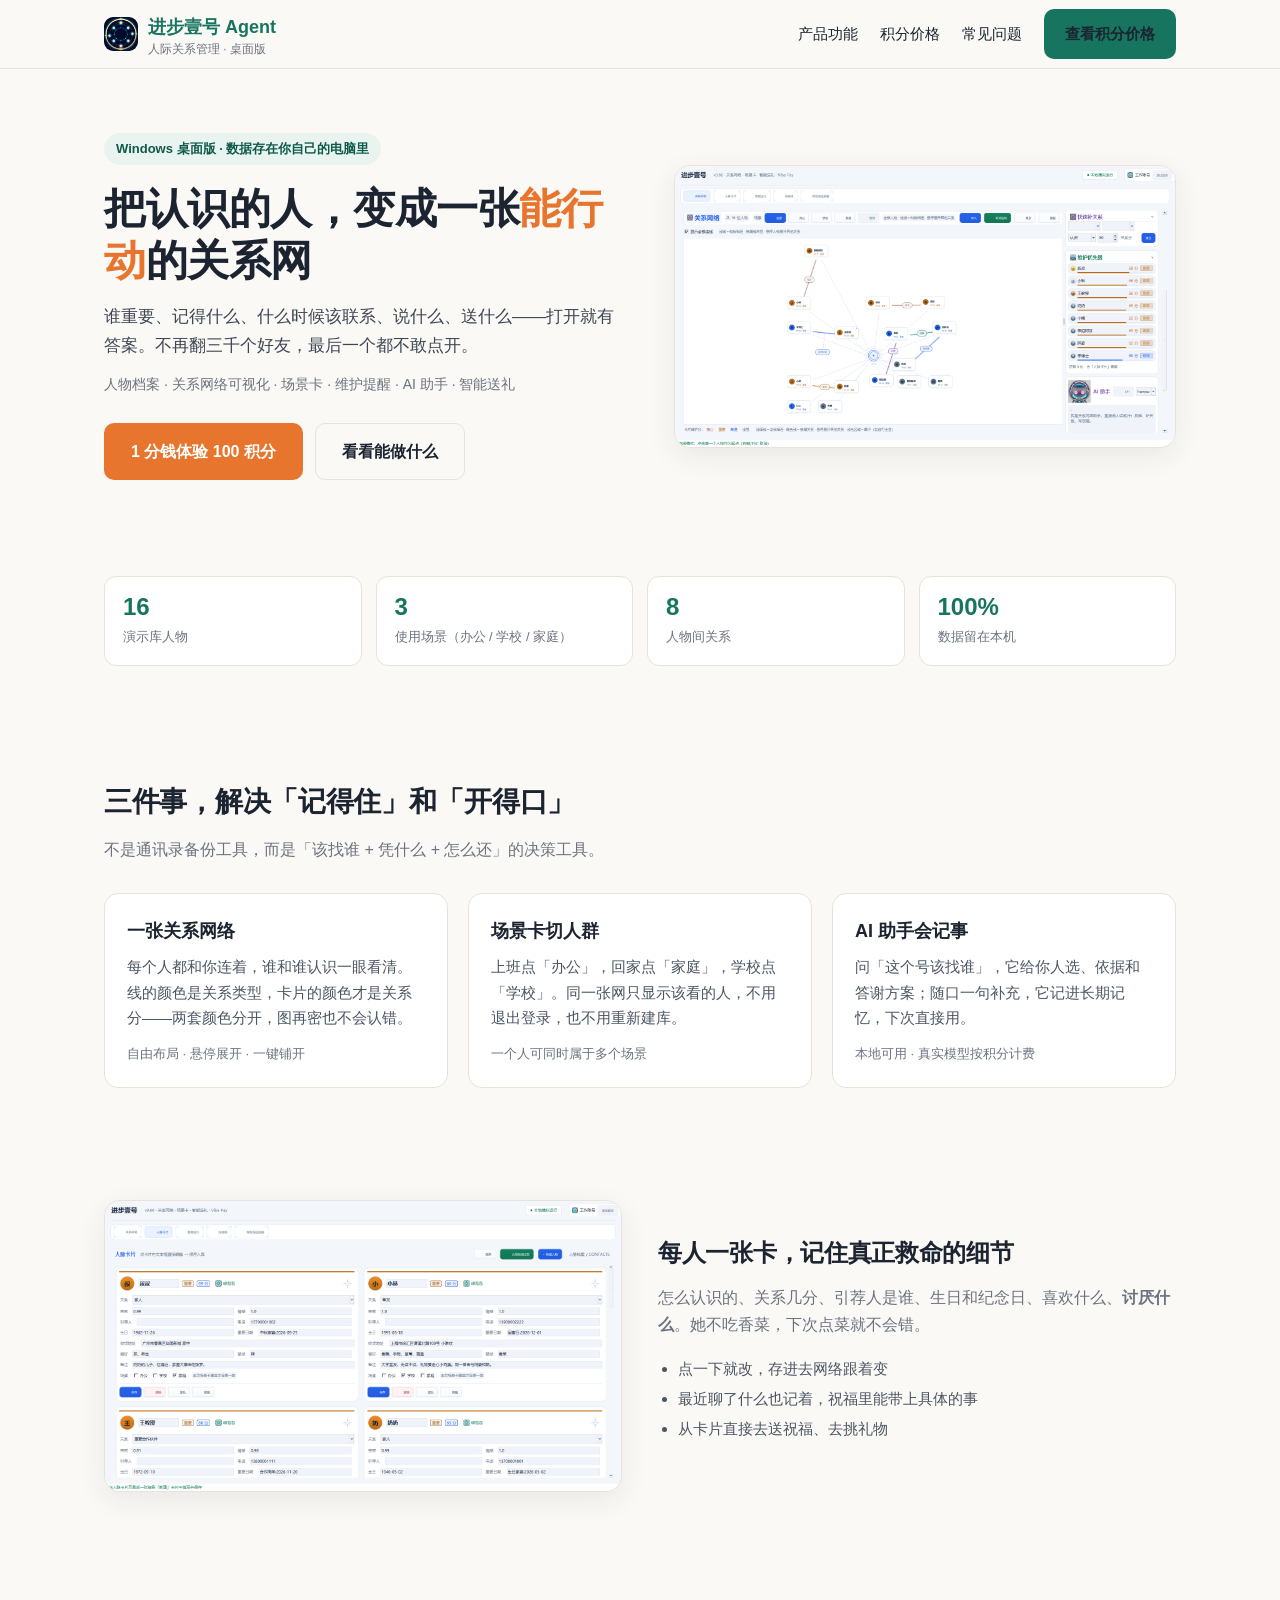
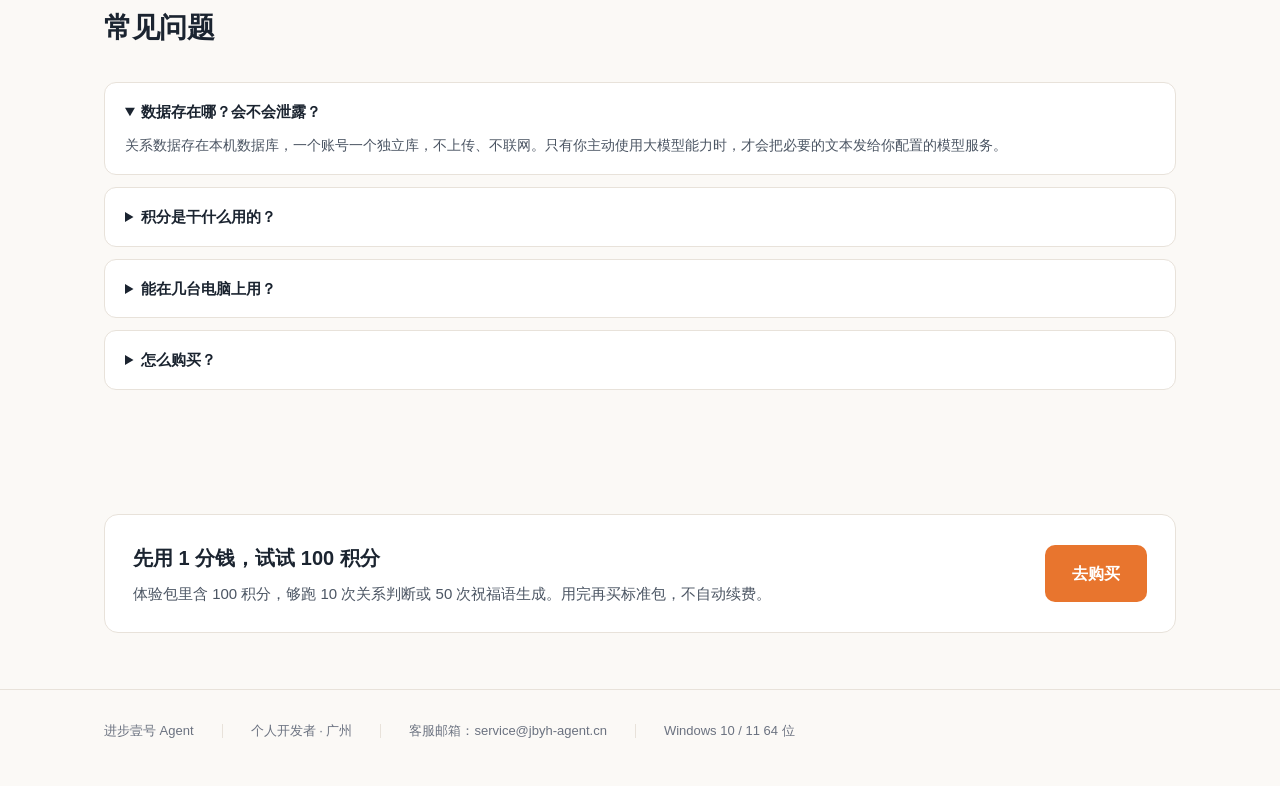
<file: web/index.html>
<!DOCTYPE html>
<html lang="zh-CN">
<head>
<meta charset="utf-8">
<meta name="viewport" content="width=device-width, initial-scale=1">
<title>进步壹号 Agent · 把认识的人，变成一张能行动的关系网</title>
<meta name="description" content="进步壹号 Agent 是一款 Windows 桌面端的人际关系管理工具：人物档案、关系网络可视化、场景卡、维护提醒与 AI 助手，数据全部存在本机。">
<link rel="icon" href="assets/app-icon.png">
<link rel="stylesheet" href="style.css">
</head>
<body>

<header class="site-header">
  <div class="wrap">
    <a class="brand" href="index.html">
      <img src="assets/app-icon.png" alt="进步壹号 Agent">
      <span>进步壹号 Agent<small>人际关系管理 · 桌面版</small></span>
    </a>
    <nav class="nav">
      <a href="#features">产品功能</a>
      <a href="pricing.html">积分价格</a>
      <a href="#faq">常见问题</a>
      <a class="btn btn-primary" href="pricing.html">查看积分价格</a>
    </nav>
  </div>
</header>

<main>
  <section class="hero">
    <div class="wrap">
      <div>
        <span class="eyebrow">Windows 桌面版 · 数据存在你自己的电脑里</span>
        <h1>把认识的人，变成一张<em>能行动</em>的关系网</h1>
        <p class="lead">谁重要、记得什么、什么时候该联系、说什么、送什么——打开就有答案。不再翻三千个好友，最后一个都不敢点开。</p>
        <p class="sub">人物档案 · 关系网络可视化 · 场景卡 · 维护提醒 · AI 助手 · 智能送礼</p>
        <div class="hero-actions">
          <a class="btn btn-accent btn-lg" href="pricing.html">1 分钱体验 100 积分</a>
          <a class="btn btn-ghost btn-lg" href="#features">看看能做什么</a>
        </div>
      </div>
      <div class="shot">
        <img src="assets/hero-network.png" alt="进步壹号 Agent 关系网络界面">
      </div>
    </div>
  </section>

  <section>
    <div class="wrap">
      <div class="stats">
        <div class="stat"><b>16</b><span>演示库人物</span></div>
        <div class="stat"><b>3</b><span>使用场景（办公 / 学校 / 家庭）</span></div>
        <div class="stat"><b>8</b><span>人物间关系</span></div>
        <div class="stat"><b>100%</b><span>数据留在本机</span></div>
      </div>
    </div>
  </section>

  <section id="features">
    <div class="wrap">
      <div class="section-head">
        <h2>三件事，解决「记得住」和「开得口」</h2>
        <p>不是通讯录备份工具，而是「该找谁 + 凭什么 + 怎么还」的决策工具。</p>
      </div>
      <div class="grid-3">
        <div class="card">
          <h3>一张关系网络</h3>
          <p>每个人都和你连着，谁和谁认识一眼看清。线的颜色是关系类型，卡片的颜色才是关系分——两套颜色分开，图再密也不会认错。</p>
          <span class="k">自由布局 · 悬停展开 · 一键铺开</span>
        </div>
        <div class="card">
          <h3>场景卡切人群</h3>
          <p>上班点「办公」，回家点「家庭」，学校点「学校」。同一张网只显示该看的人，不用退出登录，也不用重新建库。</p>
          <span class="k">一个人可同时属于多个场景</span>
        </div>
        <div class="card">
          <h3>AI 助手会记事</h3>
          <p>问「这个号该找谁」，它给你人选、依据和答谢方案；随口一句补充，它记进长期记忆，下次直接用。</p>
          <span class="k">本地可用 · 真实模型按积分计费</span>
        </div>
      </div>
    </div>
  </section>

  <section>
    <div class="wrap">
      <div class="grid-2" style="align-items:center; gap:36px;">
        <div class="shot"><img src="assets/cards.png" alt="人物卡片界面"></div>
        <div>
          <div class="section-head" style="margin-bottom:16px;">
            <h2 style="font-size:24px;">每人一张卡，记住真正救命的细节</h2>
            <p>怎么认识的、关系几分、引荐人是谁、生日和纪念日、喜欢什么、<strong>讨厌什么</strong>。她不吃香菜，下次点菜就不会错。</p>
          </div>
          <ul style="padding-left:20px; color:#4b5563; font-size:15px; line-height:2;">
            <li>点一下就改，存进去网络跟着变</li>
            <li>最近聊了什么也记着，祝福里能带上具体的事</li>
            <li>从卡片直接去送祝福、去挑礼物</li>
          </ul>
        </div>
      </div>
    </div>
  </section>

  <section id="faq">
    <div class="wrap">
      <div class="section-head">
        <h2>常见问题</h2>
      </div>
      <div class="faq">
        <details open>
          <summary>数据存在哪？会不会泄露？</summary>
          <p>关系数据存在本机数据库，一个账号一个独立库，不上传、不联网。只有你主动使用大模型能力时，才会把必要的文本发给你配置的模型服务。</p>
        </details>
        <details>
          <summary>积分是干什么用的？</summary>
          <p>积分只用于真实大模型 API 调用（关系判断、祝福语生成等）。本地检索、模板和界面功能不扣积分——不烧模型算力的地方，我们不收费。</p>
        </details>
        <details>
          <summary>能在几台电脑上用？</summary>
          <p>桌面版按账号本地建库，换机器时可以用「备份与恢复」把整库带走；密钥与支付配置不进备份。</p>
        </details>
        <details>
          <summary>怎么购买？</summary>
          <p>在<a href="pricing.html">积分价格</a>页选择积分包，使用支付宝付款，到账后积分立即计入当前账号。</p>
        </details>
      </div>
    </div>
  </section>

  <section>
    <div class="wrap">
      <div class="card" style="display:flex; align-items:center; gap:24px; flex-wrap:wrap; padding:26px 28px;">
        <div style="flex:1; min-width:260px;">
          <h3 style="margin:0 0 6px; font-size:20px;">先用 1 分钱，试试 100 积分</h3>
          <p style="margin:0;">体验包里含 100 积分，够跑 10 次关系判断或 50 次祝福语生成。用完再买标准包，不自动续费。</p>
        </div>
        <a class="btn btn-accent btn-lg" href="pricing.html">去购买</a>
      </div>
    </div>
  </section>
</main>

<footer class="site-footer">
  <div class="wrap">
    <span>进步壹号 Agent</span>
    <span class="sep"></span>
    <span>个人开发者 · 广州</span>
    <span class="sep"></span>
    <span>客服邮箱：service@jbyh-agent.cn</span>
    <span class="sep"></span>
    <span>Windows 10 / 11 64 位</span>
  </div>
</footer>

</body>
</html>
</file>
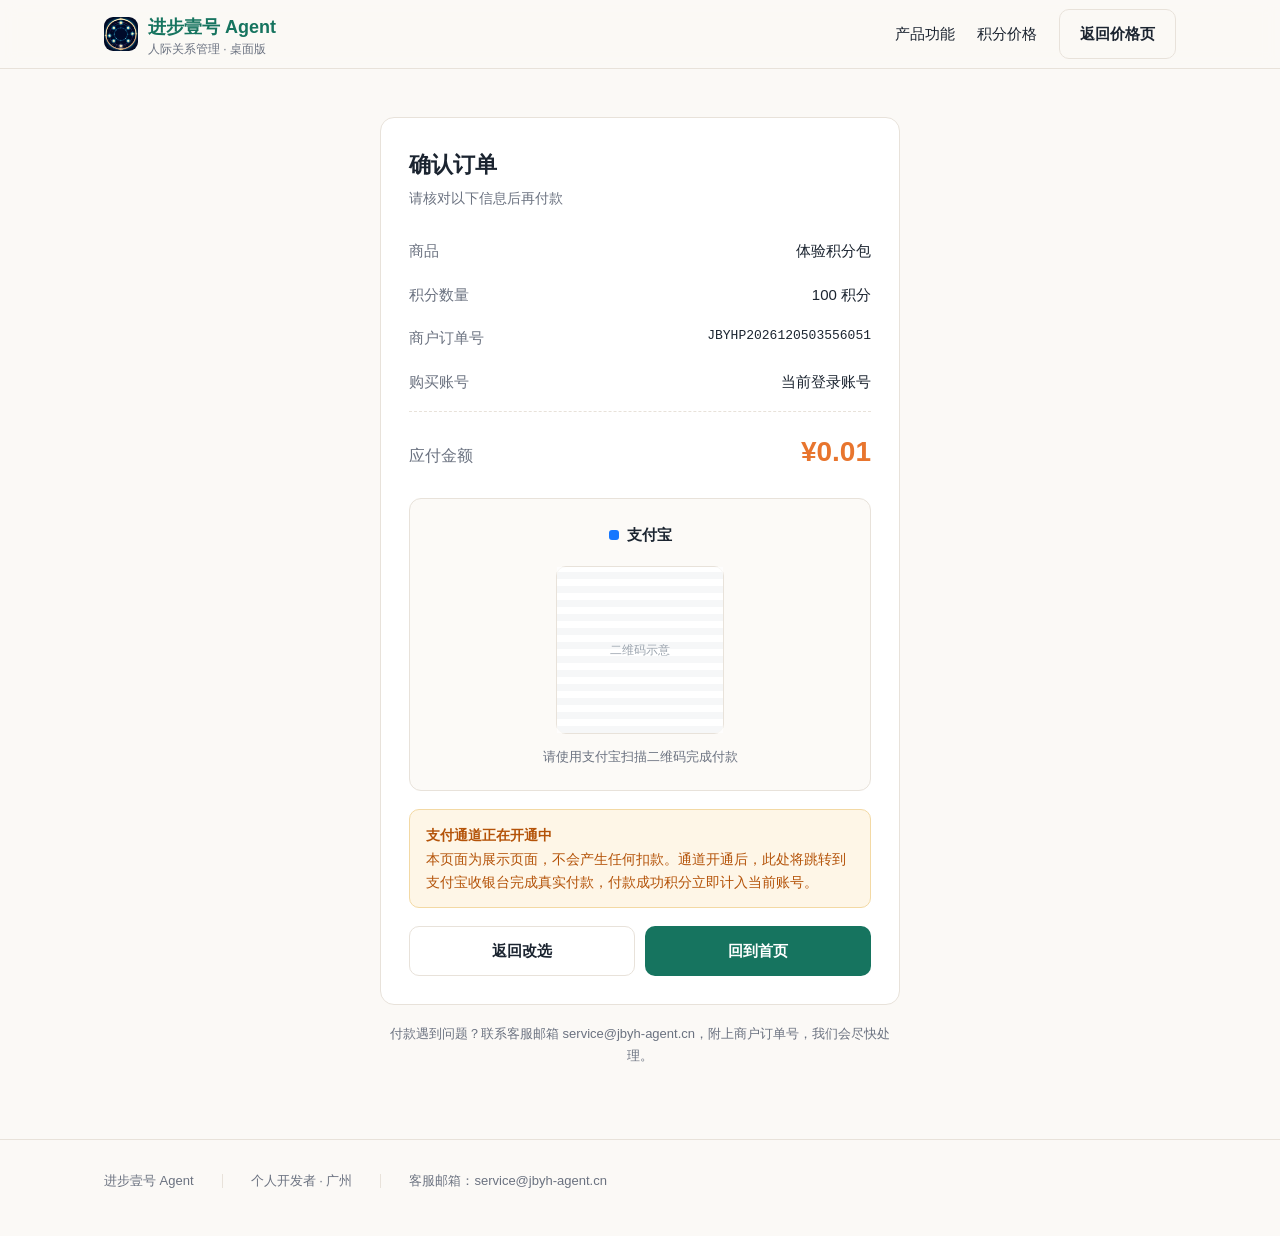
<file: web/checkout.html>
<!DOCTYPE html>
<html lang="zh-CN">
<head>
<meta charset="utf-8">
<meta name="viewport" content="width=device-width, initial-scale=1">
<title>订单支付 · 进步壹号 Agent</title>
<meta name="description" content="进步壹号 Agent 积分包订单支付页。">
<link rel="icon" href="assets/app-icon.png">
<link rel="stylesheet" href="style.css">
</head>
<body>

<header class="site-header">
  <div class="wrap">
    <a class="brand" href="index.html">
      <img src="assets/app-icon.png" alt="进步壹号 Agent">
      <span>进步壹号 Agent<small>人际关系管理 · 桌面版</small></span>
    </a>
    <nav class="nav">
      <a href="index.html#features">产品功能</a>
      <a href="pricing.html">积分价格</a>
      <a class="btn btn-ghost" href="pricing.html">返回价格页</a>
    </nav>
  </div>
</header>

<main>
  <div class="checkout">
    <div class="card">
      <h2 style="margin:0 0 4px; font-size:22px;">确认订单</h2>
      <p style="margin:0 0 18px; color:#6b7280; font-size:14px;">请核对以下信息后再付款</p>

      <div class="order-line"><span>商品</span><span id="plan-name">体验积分包</span></div>
      <div class="order-line"><span>积分数量</span><span id="plan-points">100 积分</span></div>
      <div class="order-line"><span>商户订单号</span><span id="order-no" style="font-family:ui-monospace,Menlo,Consolas,monospace; font-size:13px;">—</span></div>
      <div class="order-line"><span>购买账号</span><span>当前登录账号</span></div>

      <div class="order-total">
        <span style="color:#6b7280;">应付金额</span>
        <b>¥<span id="plan-price">0.01</span></b>
      </div>

      <div class="paybox">
        <div class="brandline"><span class="dot"></span>支付宝</div>
        <div class="qr"></div>
        <p>请使用支付宝扫描二维码完成付款</p>
      </div>

      <div class="notice">
        <b>支付通道正在开通中</b>
        本页面为展示页面，不会产生任何扣款。通道开通后，此处将跳转到支付宝收银台完成真实付款，付款成功积分立即计入当前账号。
      </div>

      <div style="margin-top:18px; display:flex; gap:10px;">
        <a class="btn btn-ghost" href="pricing.html" style="flex:1;">返回改选</a>
        <a class="btn btn-primary" href="index.html" style="flex:1;">回到首页</a>
      </div>
    </div>

    <p style="text-align:center; font-size:13px; color:#6b7280; margin-top:18px;">
      付款遇到问题？联系客服邮箱 service@jbyh-agent.cn，附上商户订单号，我们会尽快处理。
    </p>
  </div>
</main>

<footer class="site-footer">
  <div class="wrap">
    <span>进步壹号 Agent</span>
    <span class="sep"></span>
    <span>个人开发者 · 广州</span>
    <span class="sep"></span>
    <span>客服邮箱：service@jbyh-agent.cn</span>
  </div>
</footer>

<script>
(function () {
  var plans = {
    starter:  { name: "体验积分包", points: 100,  price: "0.01" },
    standard: { name: "标准积分包", points: 500,  price: "9.90" },
    pro:      { name: "专业积分包", points: 2000, price: "29.90" }
  };
  var key = new URLSearchParams(location.search).get("plan") || "starter";
  var p = plans[key] || plans.starter;

  document.getElementById("plan-name").textContent = p.name;
  document.getElementById("plan-points").textContent = p.points + " 积分";
  document.getElementById("plan-price").textContent = p.price;

  var d = new Date();
  function pad(n) { return n < 10 ? "0" + n : "" + n; }
  var stamp = d.getFullYear() + pad(d.getMonth() + 1) + pad(d.getDate()) +
              pad(d.getHours()) + pad(d.getMinutes());
  var rand = String(Math.floor(Math.random() * 9000) + 1000);
  document.getElementById("order-no").textContent = "JBYHP" + stamp + rand;
})();
</script>

</body>
</html>
</file>
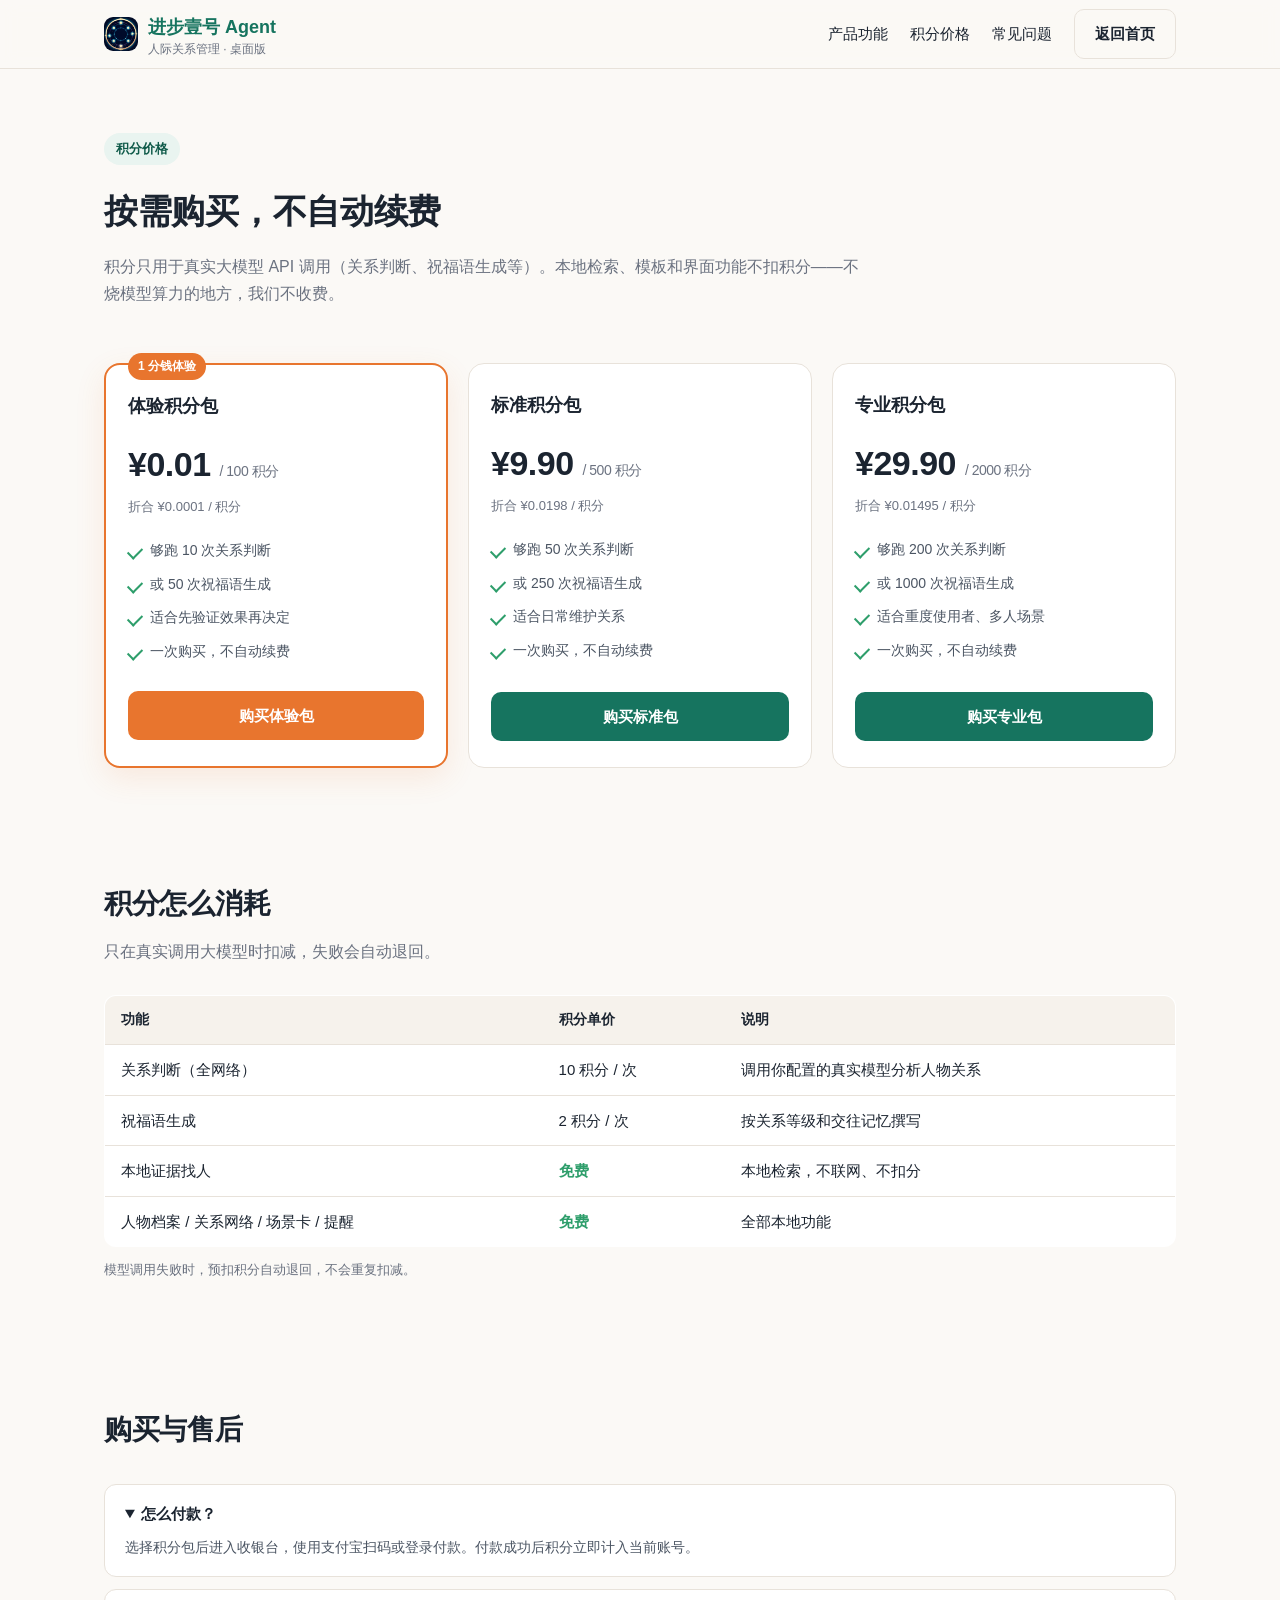
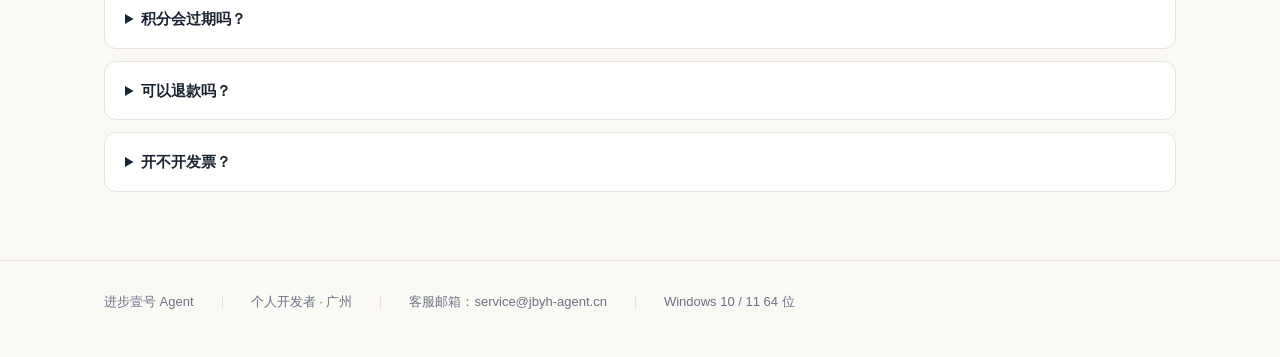
<file: web/pricing.html>
<!DOCTYPE html>
<html lang="zh-CN">
<head>
<meta charset="utf-8">
<meta name="viewport" content="width=device-width, initial-scale=1">
<title>积分价格 · 进步壹号 Agent</title>
<meta name="description" content="进步壹号 Agent 积分包价格：体验包 100 积分 ¥0.01，标准包 500 积分 ¥9.90，专业包 2000 积分 ¥29.90。积分仅用于真实大模型调用。">
<link rel="icon" href="assets/app-icon.png">
<link rel="stylesheet" href="style.css">
</head>
<body>

<header class="site-header">
  <div class="wrap">
    <a class="brand" href="index.html">
      <img src="assets/app-icon.png" alt="进步壹号 Agent">
      <span>进步壹号 Agent<small>人际关系管理 · 桌面版</small></span>
    </a>
    <nav class="nav">
      <a href="index.html#features">产品功能</a>
      <a href="pricing.html">积分价格</a>
      <a href="index.html#faq">常见问题</a>
      <a class="btn btn-ghost" href="index.html">返回首页</a>
    </nav>
  </div>
</header>

<main>
  <section class="hero" style="padding-bottom:8px;">
    <div class="wrap" style="display:block;">
      <div class="section-head" style="max-width:760px;">
        <span class="eyebrow">积分价格</span>
        <h2 style="font-size:34px; margin-bottom:12px;">按需购买，不自动续费</h2>
        <p>积分只用于真实大模型 API 调用（关系判断、祝福语生成等）。本地检索、模板和界面功能不扣积分——不烧模型算力的地方，我们不收费。</p>
      </div>
    </div>
  </section>

  <section style="padding-top:18px;">
    <div class="wrap">
      <div class="plans">
        <div class="plan featured">
          <span class="tag">1 分钱体验</span>
          <h3>体验积分包</h3>
          <div class="price">¥0.01 <small>/ 100 积分</small></div>
          <div class="unit">折合 ¥0.0001 / 积分</div>
          <ul>
            <li>够跑 10 次关系判断</li>
            <li>或 50 次祝福语生成</li>
            <li>适合先验证效果再决定</li>
            <li>一次购买，不自动续费</li>
          </ul>
          <a class="btn btn-accent" href="checkout.html?plan=starter">购买体验包</a>
        </div>

        <div class="plan">
          <h3>标准积分包</h3>
          <div class="price">¥9.90 <small>/ 500 积分</small></div>
          <div class="unit">折合 ¥0.0198 / 积分</div>
          <ul>
            <li>够跑 50 次关系判断</li>
            <li>或 250 次祝福语生成</li>
            <li>适合日常维护关系</li>
            <li>一次购买，不自动续费</li>
          </ul>
          <a class="btn btn-primary" href="checkout.html?plan=standard">购买标准包</a>
        </div>

        <div class="plan">
          <h3>专业积分包</h3>
          <div class="price">¥29.90 <small>/ 2000 积分</small></div>
          <div class="unit">折合 ¥0.01495 / 积分</div>
          <ul>
            <li>够跑 200 次关系判断</li>
            <li>或 1000 次祝福语生成</li>
            <li>适合重度使用者、多人场景</li>
            <li>一次购买，不自动续费</li>
          </ul>
          <a class="btn btn-primary" href="checkout.html?plan=pro">购买专业包</a>
        </div>
      </div>
    </div>
  </section>

  <section>
    <div class="wrap">
      <div class="section-head">
        <h2>积分怎么消耗</h2>
        <p>只在真实调用大模型时扣减，失败会自动退回。</p>
      </div>
      <table class="cost-table">
        <thead>
          <tr><th>功能</th><th>积分单价</th><th>说明</th></tr>
        </thead>
        <tbody>
          <tr><td>关系判断（全网络）</td><td>10 积分 / 次</td><td>调用你配置的真实模型分析人物关系</td></tr>
          <tr><td>祝福语生成</td><td>2 积分 / 次</td><td>按关系等级和交往记忆撰写</td></tr>
          <tr><td>本地证据找人</td><td class="free">免费</td><td>本地检索，不联网、不扣分</td></tr>
          <tr><td>人物档案 / 关系网络 / 场景卡 / 提醒</td><td class="free">免费</td><td>全部本地功能</td></tr>
        </tbody>
      </table>
      <p style="font-size:13px; color:#6b7280; margin-top:12px;">模型调用失败时，预扣积分自动退回，不会重复扣减。</p>
    </div>
  </section>

  <section>
    <div class="wrap">
      <div class="section-head"><h2>购买与售后</h2></div>
      <div class="faq">
        <details open>
          <summary>怎么付款？</summary>
          <p>选择积分包后进入收银台，使用支付宝扫码或登录付款。付款成功后积分立即计入当前账号。</p>
        </details>
        <details>
          <summary>积分会过期吗？</summary>
          <p>不会。购买后的积分长期有效，用完再买，不自动续费、不自动扣款。</p>
        </details>
        <details>
          <summary>可以退款吗？</summary>
          <p>未使用的积分可在购买后 7 天内申请原路退款；已消耗的积分不支持退款。退款申请请通过下方客服邮箱联系。</p>
        </details>
        <details>
          <summary>开不开发票？</summary>
          <p>个人开发者为个人主体，暂不提供发票。如需凭证，可提供支付宝交易号与付款记录。</p>
        </details>
      </div>
    </div>
  </section>
</main>

<footer class="site-footer">
  <div class="wrap">
    <span>进步壹号 Agent</span>
    <span class="sep"></span>
    <span>个人开发者 · 广州</span>
    <span class="sep"></span>
    <span>客服邮箱：service@jbyh-agent.cn</span>
    <span class="sep"></span>
    <span>Windows 10 / 11 64 位</span>
  </div>
</footer>

</body>
</html>
</file>
<file: web/style.css>
:root {
  --ink: #1b2430;
  --muted: #6b7280;
  --brand: #16745f;
  --brand-dark: #0f5a49;
  --accent: #e8752e;
  --bg: #fbf9f6;
  --card: #ffffff;
  --line: #e8e2da;
  --ok: #2e9e6b;
  --warn: #b45309;
  --warn-bg: #fef6e7;
  --radius: 14px;
  --shadow: 0 8px 28px rgba(27, 36, 48, 0.08);
  --fs-body: 16px;
  --ff-body: -apple-system, "PingFang SC", "Microsoft YaHei", "Hiragino Sans GB", sans-serif;
}

* { box-sizing: border-box; }

html, body {
  margin: 0;
  padding: 0;
  background: var(--bg);
  color: var(--ink);
  font-family: var(--ff-body);
  font-size: var(--fs-body);
  line-height: 1.7;
  -webkit-font-smoothing: antialiased;
}

a { color: var(--brand); text-decoration: none; }
a:hover { text-decoration: underline; }
img { max-width: 100%; display: block; }

.wrap { max-width: 1120px; margin: 0 auto; padding: 0 24px; }

/* ---------------- header ---------------- */
.site-header {
  position: sticky; top: 0; z-index: 20;
  background: rgba(251, 249, 246, 0.92);
  backdrop-filter: saturate(180%) blur(8px);
  border-bottom: 1px solid var(--line);
}
.site-header .wrap {
  display: flex; align-items: center; gap: 16px;
  height: 68px;
}
.brand { display: flex; align-items: center; gap: 10px; font-weight: 700; font-size: 18px; }
.brand img { width: 34px; height: 34px; border-radius: 9px; }
.brand small { display: block; font-weight: 400; font-size: 12px; color: var(--muted); line-height: 1.2; }
.nav { margin-left: auto; display: flex; gap: 22px; align-items: center; }
.nav a { color: var(--ink); font-size: 15px; }
.nav a:hover { color: var(--brand); text-decoration: none; }
.btn {
  display: inline-flex; align-items: center; justify-content: center; gap: 8px;
  padding: 11px 20px; border-radius: 10px; border: 1px solid transparent;
  font-size: 15px; font-weight: 600; cursor: pointer; transition: .18s;
  font-family: inherit;
}
.btn-primary { background: var(--brand); color: #fff; }
.btn-primary:hover { background: var(--brand-dark); text-decoration: none; }
.btn-ghost { background: transparent; color: var(--ink); border-color: var(--line); }
.btn-ghost:hover { border-color: var(--brand); color: var(--brand); text-decoration: none; }
.btn-accent { background: var(--accent); color: #fff; }
.btn-accent:hover { filter: brightness(.94); text-decoration: none; }
.btn-lg { padding: 14px 26px; font-size: 16px; }
.btn[disabled] { opacity: .55; cursor: not-allowed; }

/* ---------------- hero ---------------- */
.hero { padding: 64px 0 40px; }
.hero .wrap { display: grid; grid-template-columns: 1.02fr .98fr; gap: 48px; align-items: center; }
.eyebrow {
  display: inline-block; padding: 5px 12px; border-radius: 999px;
  background: #e9f4f0; color: var(--brand-dark);
  font-size: 13px; font-weight: 600; margin-bottom: 18px;
}
h1 { font-size: 42px; line-height: 1.24; margin: 0 0 16px; letter-spacing: -.5px; }
h1 em { font-style: normal; color: var(--accent); }
.lead { font-size: 17px; color: #3d4653; margin: 0 0 12px; }
.sub { font-size: 14px; color: var(--muted); margin: 0 0 26px; }
.hero-actions { display: flex; gap: 12px; flex-wrap: wrap; }
.shot {
  border-radius: 16px; overflow: hidden; box-shadow: var(--shadow);
  border: 1px solid var(--line); background: #fff;
}
.shot img { width: 100%; }

/* ---------------- sections ---------------- */
section { padding: 56px 0; }
.section-head { max-width: 720px; margin-bottom: 30px; }
.section-head h2 { font-size: 28px; margin: 0 0 10px; letter-spacing: -.3px; }
.section-head p { margin: 0; color: var(--muted); }

.grid-3 { display: grid; grid-template-columns: repeat(3, 1fr); gap: 20px; }
.grid-2 { display: grid; grid-template-columns: repeat(2, 1fr); gap: 20px; }

.card {
  background: var(--card); border: 1px solid var(--line);
  border-radius: var(--radius); padding: 22px;
}
.card h3 { margin: 0 0 8px; font-size: 18px; }
.card p { margin: 0; color: #4b5563; font-size: 15px; }
.card .k { display: block; font-size: 13px; color: var(--muted); margin-top: 12px; }

.stats { display: grid; grid-template-columns: repeat(4, 1fr); gap: 14px; }
.stat { background: #fff; border: 1px solid var(--line); border-radius: 12px; padding: 16px 18px; }
.stat b { display: block; font-size: 24px; color: var(--brand); line-height: 1.2; }
.stat span { font-size: 13px; color: var(--muted); }

/* ---------------- pricing ---------------- */
.plans { display: grid; grid-template-columns: repeat(3, 1fr); gap: 20px; align-items: stretch; }
.plan {
  background: #fff; border: 1px solid var(--line); border-radius: 16px;
  padding: 26px 22px; display: flex; flex-direction: column; position: relative;
}
.plan.featured { border: 2px solid var(--accent); box-shadow: 0 10px 30px rgba(232, 117, 46, .12); }
.plan .tag {
  position: absolute; top: -12px; left: 22px; background: var(--accent); color: #fff;
  font-size: 12px; font-weight: 700; padding: 3px 10px; border-radius: 999px;
}
.plan h3 { margin: 0 0 4px; font-size: 18px; }
.plan .price { font-size: 34px; font-weight: 700; letter-spacing: -.5px; margin: 10px 0 2px; }
.plan .price small { font-size: 14px; font-weight: 400; color: var(--muted); }
.plan .unit { font-size: 13px; color: var(--muted); margin-bottom: 16px; }
.plan ul { list-style: none; padding: 0; margin: 0 0 22px; font-size: 14px; color: #4b5563; }
.plan li { padding: 5px 0 5px 22px; position: relative; }
.plan li::before {
  content: ""; position: absolute; left: 0; top: 13px;
  width: 12px; height: 7px; border-left: 2px solid var(--ok); border-bottom: 2px solid var(--ok);
  transform: rotate(-45deg);
}
.plan .btn { margin-top: auto; }

.cost-table { width: 100%; border-collapse: collapse; background: #fff; border: 1px solid var(--line); border-radius: 12px; overflow: hidden; font-size: 15px; }
.cost-table th, .cost-table td { padding: 12px 16px; text-align: left; border-bottom: 1px solid var(--line); }
.cost-table th { background: #f6f2ec; font-weight: 600; font-size: 14px; }
.cost-table tr:last-child td { border-bottom: none; }
.cost-table .free { color: var(--ok); font-weight: 600; }

/* ---------------- checkout ---------------- */
.checkout { max-width: 520px; margin: 48px auto 72px; }
.checkout .card { padding: 28px; }
.order-line { display: flex; justify-content: space-between; padding: 9px 0; font-size: 15px; }
.order-line span:first-child { color: var(--muted); }
.order-total { display: flex; justify-content: space-between; align-items: baseline; padding-top: 16px; margin-top: 8px; border-top: 1px dashed var(--line); }
.order-total b { font-size: 28px; color: var(--accent); }

.paybox { margin-top: 22px; border: 1px solid var(--line); border-radius: 12px; padding: 22px; text-align: center; background: #fcfaf7; }
.paybox .brandline { display: inline-flex; align-items: center; gap: 8px; font-weight: 600; font-size: 15px; }
.paybox .dot { width: 10px; height: 10px; border-radius: 3px; background: #1677ff; display: inline-block; }
.qr {
  width: 168px; height: 168px; margin: 18px auto 12px; border-radius: 10px;
  background:
    repeating-linear-gradient(0deg, #dfe3e8 0 7px, #fff 7px 14px),
    repeating-linear-gradient(90deg, #dfe3e8 0 7px, #fff 7px 14px);
  border: 1px solid var(--line);
  position: relative;
}
.qr::after {
  content: "二维码示意"; position: absolute; inset: 0; display: flex;
  align-items: center; justify-content: center; font-size: 12px; color: #9aa3ad;
  background: rgba(255,255,255,.72);
}
.paybox p { margin: 6px 0 0; font-size: 13px; color: var(--muted); }

.notice {
  margin-top: 18px; padding: 14px 16px; border-radius: 10px;
  background: var(--warn-bg); border: 1px solid #f3d9a4; color: var(--warn);
  font-size: 14px; line-height: 1.6;
}
.notice b { display: block; margin-bottom: 2px; }

/* ---------------- faq ---------------- */
.faq details { background: #fff; border: 1px solid var(--line); border-radius: 12px; padding: 16px 20px; margin-bottom: 12px; }
.faq summary { cursor: pointer; font-weight: 600; font-size: 15px; }
.faq p { margin: 10px 0 0; color: #4b5563; font-size: 14px; }

/* ---------------- footer ---------------- */
.site-footer { border-top: 1px solid var(--line); padding: 30px 0 44px; color: var(--muted); font-size: 13px; }
.site-footer .wrap { display: flex; flex-wrap: wrap; gap: 10px 28px; align-items: center; }
.site-footer .sep { width: 1px; height: 14px; background: var(--line); }

@media (max-width: 900px) {
  .hero .wrap { grid-template-columns: 1fr; gap: 28px; }
  h1 { font-size: 32px; }
  .grid-3, .plans, .stats { grid-template-columns: 1fr; }
  .grid-2 { grid-template-columns: 1fr; }
  .nav { gap: 14px; }
  .nav a:not(.btn) { display: none; }
}
</file>
